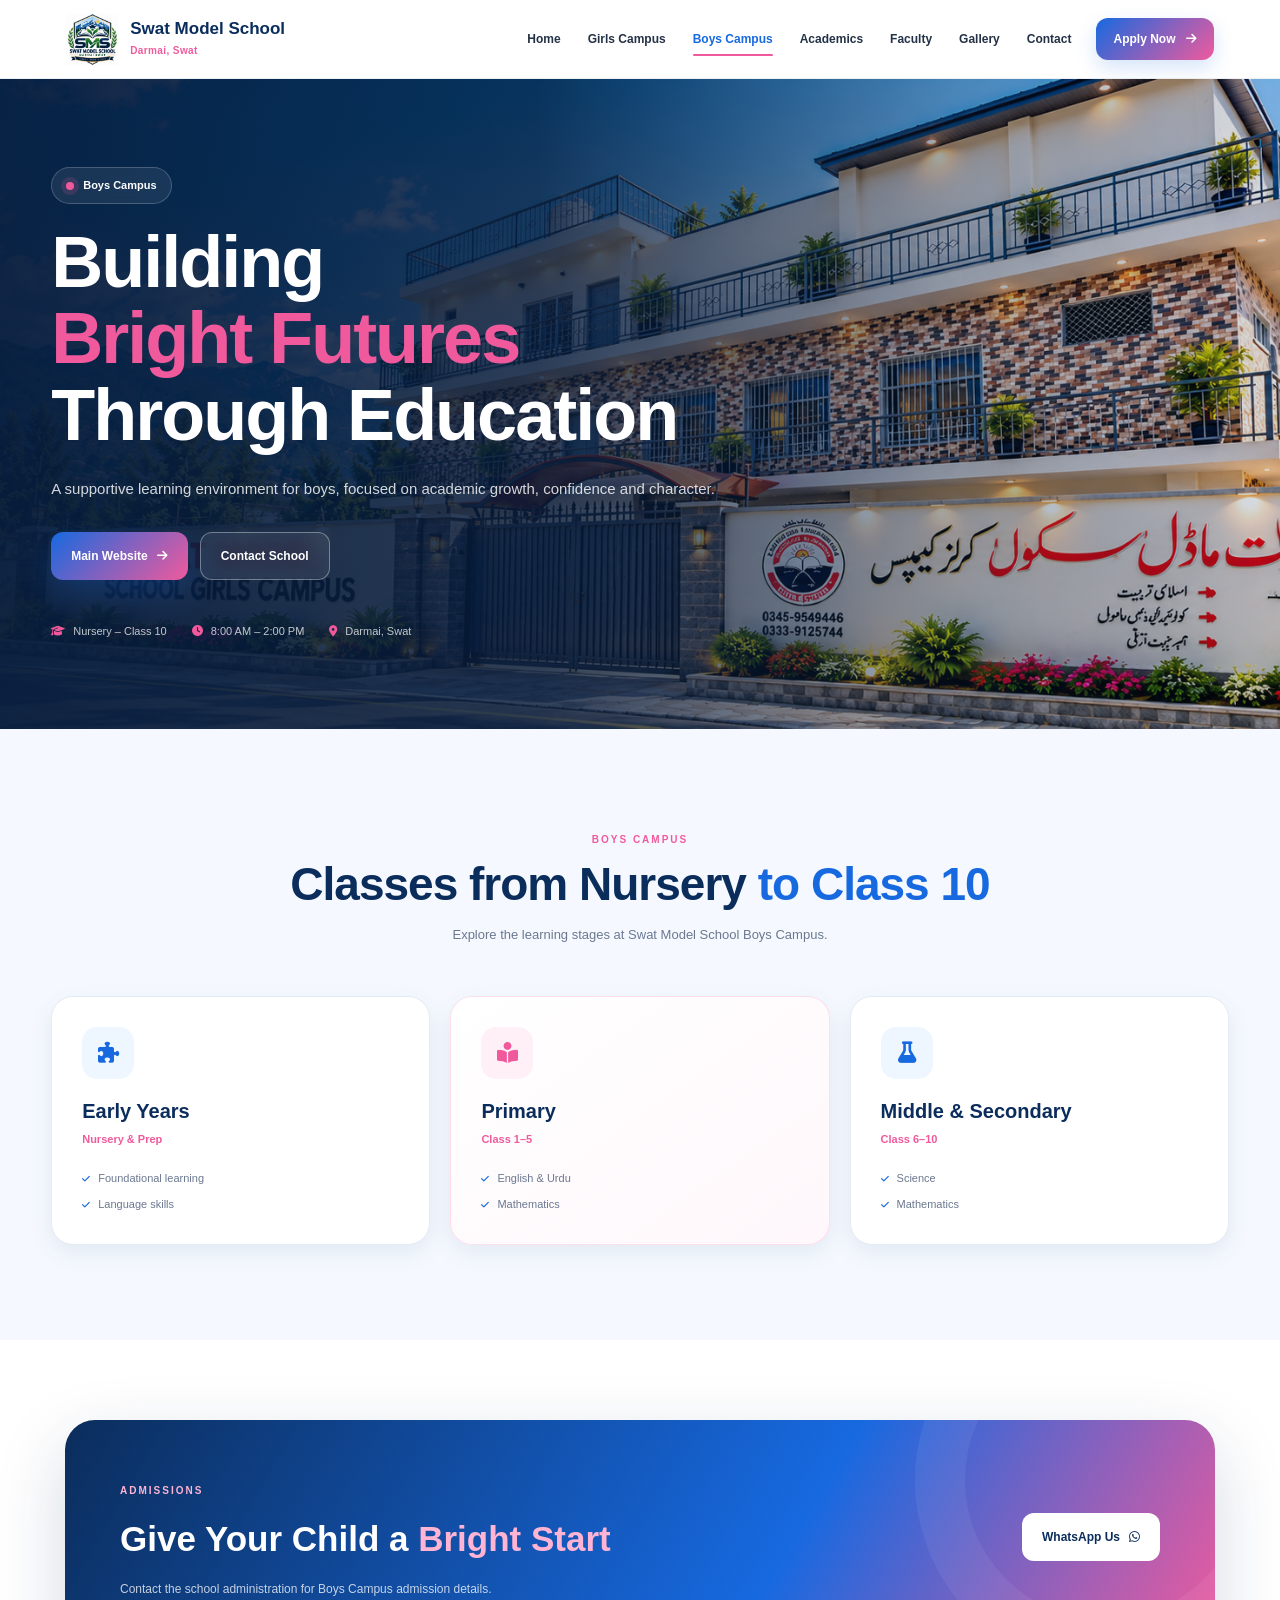
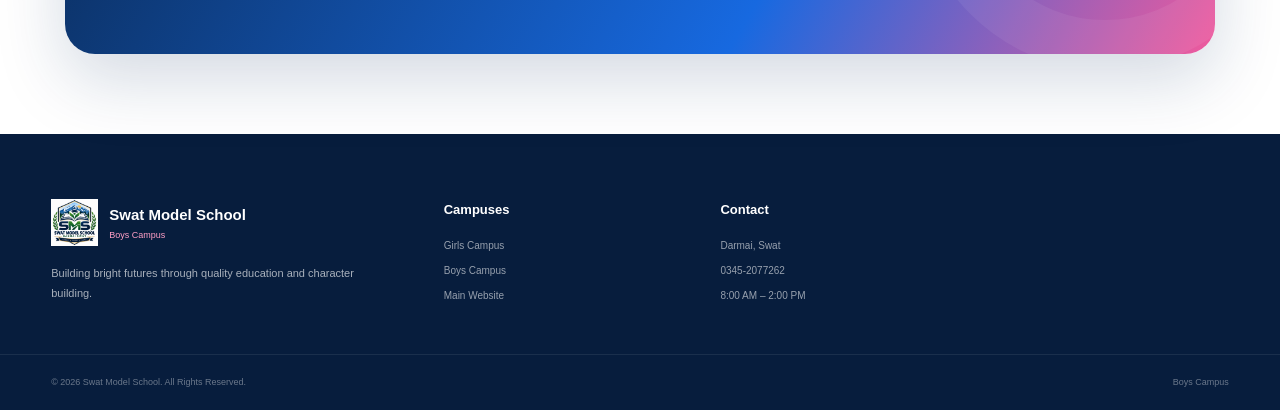
<file: boys-campus.html>
<!DOCTYPE html>
<html lang="en">
<head>
<meta charset="UTF-8">
<meta name="viewport" content="width=device-width, initial-scale=1.0">
<meta name="description" content="Swat Model School Boys Campus, Darmai, Swat. Nursery to Class 10.">
<title>Boys Campus | Swat Model School</title>
<link rel="icon" href="logo.png">
<link rel="stylesheet" href="https://cdnjs.cloudflare.com/ajax/libs/font-awesome/6.5.2/css/all.min.css">
<link rel="stylesheet" href="style.css">
</head>
<body>
<header class="navbar"><div class="navbar-inner">
<a href="index.html#home" class="brand"><img src="logo.png" alt="Swat Model School Logo"><div class="brand-text"><strong>Swat Model School</strong><span>Darmai, Swat</span></div></a>
<button type="button" class="mobile-menu" onclick="toggleMenu()" aria-label="Open Menu"><i class="fa-solid fa-bars"></i></button>
<nav id="mainNav">
<a href="index.html#home" class="nav-link">Home</a>
<a href="girls-campus.html" class="nav-link ">Girls Campus</a>
<a href="boys-campus.html" class="nav-link active">Boys Campus</a>
<a href="index.html#academics" class="nav-link">Academics</a>
<a href="index.html#faculty" class="nav-link">Faculty</a>
<a href="index.html#gallery" class="nav-link">Gallery</a>
<a href="index.html#contact" class="nav-link">Contact</a>
<a href="index.html" class="nav-cta">Apply Now <i class="fa-solid fa-arrow-right"></i></a>
</nav></div></header>
<section class="hero" id="home"><div class="hero-bg"><img src="school-building-2.png" alt="Swat Model School Boys Campus"></div><div class="hero-overlay"></div>
<div class="container hero-content"><div class="hero-badge"><span></span>Boys Campus</div>
<h1>Building <span>Bright Futures</span> Through Education</h1>
<p>A supportive learning environment for boys, focused on academic growth, confidence and character.</p>
<div class="hero-actions"><a href="index.html" class="btn btn-primary">Main Website <i class="fa-solid fa-arrow-right"></i></a><a href="https://wa.me/923452077262" class="btn btn-outline">Contact School</a></div>
<div class="hero-mini-info"><div><i class="fa-solid fa-graduation-cap"></i><span>Nursery – Class 10</span></div><div><i class="fa-solid fa-clock"></i><span>8:00 AM – 2:00 PM</span></div><div><i class="fa-solid fa-location-dot"></i><span>Darmai, Swat</span></div></div></div></section>
<section class="section academics-section"><div class="container">
<div class="section-heading"><span class="section-label">BOYS CAMPUS</span><h2>Classes from Nursery <span>to Class 10</span></h2><p>Explore the learning stages at Swat Model School Boys Campus.</p></div>
<div class="academic-cards">
<div class="academic-card"><div class="academic-icon"><i class="fa-solid fa-puzzle-piece"></i></div><h3>Early Years</h3><p>Nursery & Prep</p><ul><li><i class="fa-solid fa-check"></i> Foundational learning</li><li><i class="fa-solid fa-check"></i> Language skills</li></ul></div>
<div class="academic-card featured"><div class="academic-icon"><i class="fa-solid fa-book-open-reader"></i></div><h3>Primary</h3><p>Class 1–5</p><ul><li><i class="fa-solid fa-check"></i> English & Urdu</li><li><i class="fa-solid fa-check"></i> Mathematics</li></ul></div>
<div class="academic-card"><div class="academic-icon"><i class="fa-solid fa-flask"></i></div><h3>Middle & Secondary</h3><p>Class 6–10</p><ul><li><i class="fa-solid fa-check"></i> Science</li><li><i class="fa-solid fa-check"></i> Mathematics</li></ul></div>
</div></div></section>
<section class="admissions-section"><div class="container"><div class="admission-banner"><div><span class="section-label light">ADMISSIONS</span><h2>Give Your Child a <span>Bright Start</span></h2><p>Contact the school administration for Boys Campus admission details.</p></div><a class="btn" href="https://wa.me/923452077262">WhatsApp Us <i class="fa-brands fa-whatsapp"></i></a></div></div></section>
<footer class="footer"><div class="container footer-main"><div class="footer-about"><div class="footer-brand"><img src="logo.png" alt="Swat Model School"><div><strong>Swat Model School</strong><span>Boys Campus</span></div></div><p>Building bright futures through quality education and character building.</p></div><div class="footer-column"><h4>Campuses</h4><a href="girls-campus.html">Girls Campus</a><a href="boys-campus.html">Boys Campus</a><a href="index.html">Main Website</a></div><div class="footer-column"><h4>Contact</h4><span>Darmai, Swat</span><a href="tel:+923452077262">0345-2077262</a><span>8:00 AM – 2:00 PM</span></div></div><div class="footer-bottom"><div class="container"><span>© 2026 Swat Model School. All Rights Reserved.</span><span>Boys Campus</span></div></div></footer>
<script src="script.js"></script></body></html>
</file>
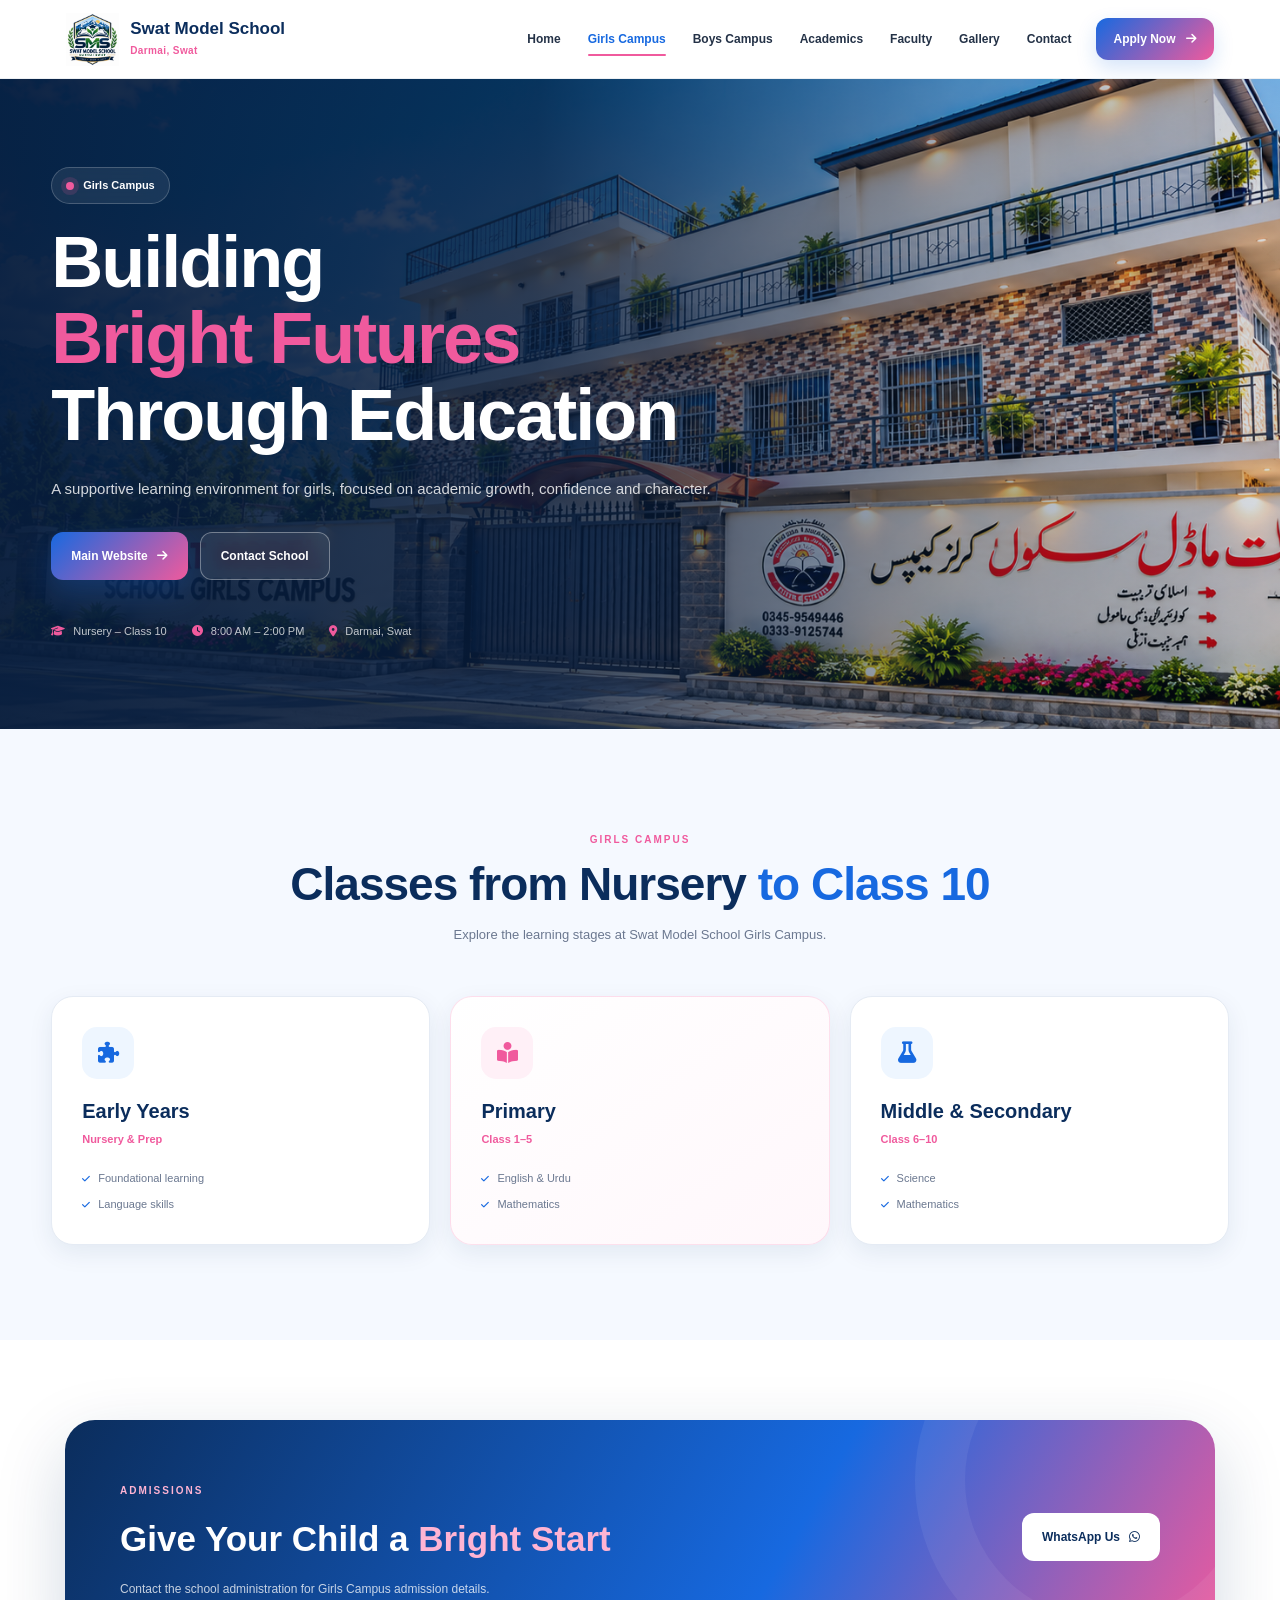
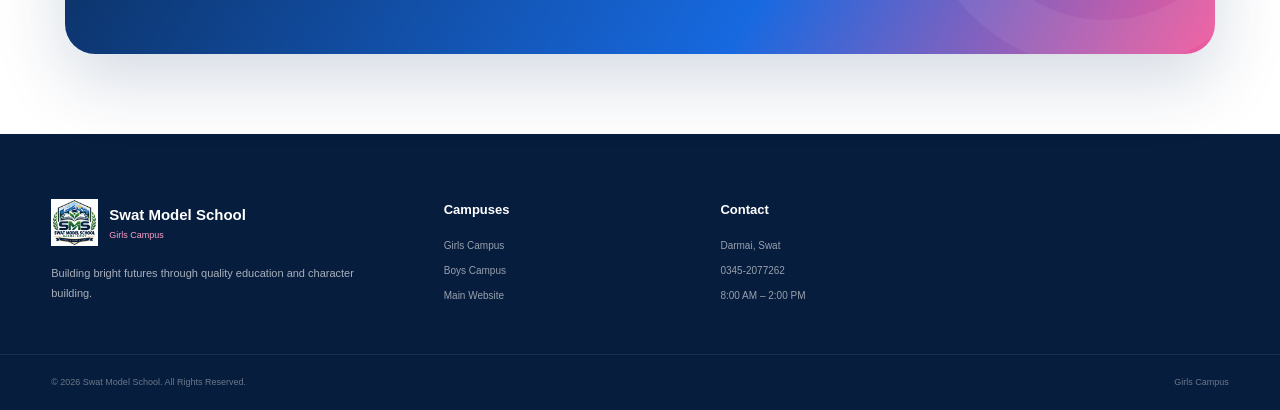
<file: girls-campus.html>
<!DOCTYPE html>
<html lang="en">
<head>
<meta charset="UTF-8">
<meta name="viewport" content="width=device-width, initial-scale=1.0">
<meta name="description" content="Swat Model School Girls Campus, Darmai, Swat. Nursery to Class 10.">
<title>Girls Campus | Swat Model School</title>
<link rel="icon" href="logo.png">
<link rel="stylesheet" href="https://cdnjs.cloudflare.com/ajax/libs/font-awesome/6.5.2/css/all.min.css">
<link rel="stylesheet" href="style.css">
</head>
<body>
<header class="navbar"><div class="navbar-inner">
<a href="index.html#home" class="brand"><img src="logo.png" alt="Swat Model School Logo"><div class="brand-text"><strong>Swat Model School</strong><span>Darmai, Swat</span></div></a>
<button type="button" class="mobile-menu" onclick="toggleMenu()" aria-label="Open Menu"><i class="fa-solid fa-bars"></i></button>
<nav id="mainNav">
<a href="index.html#home" class="nav-link">Home</a>
<a href="girls-campus.html" class="nav-link active">Girls Campus</a>
<a href="boys-campus.html" class="nav-link ">Boys Campus</a>
<a href="index.html#academics" class="nav-link">Academics</a>
<a href="index.html#faculty" class="nav-link">Faculty</a>
<a href="index.html#gallery" class="nav-link">Gallery</a>
<a href="index.html#contact" class="nav-link">Contact</a>
<a href="index.html" class="nav-cta">Apply Now <i class="fa-solid fa-arrow-right"></i></a>
</nav></div></header>
<section class="hero" id="home"><div class="hero-bg"><img src="school-building-1.png" alt="Swat Model School Girls Campus"></div><div class="hero-overlay"></div>
<div class="container hero-content"><div class="hero-badge"><span></span>Girls Campus</div>
<h1>Building <span>Bright Futures</span> Through Education</h1>
<p>A supportive learning environment for girls, focused on academic growth, confidence and character.</p>
<div class="hero-actions"><a href="index.html" class="btn btn-primary">Main Website <i class="fa-solid fa-arrow-right"></i></a><a href="https://wa.me/923452077262" class="btn btn-outline">Contact School</a></div>
<div class="hero-mini-info"><div><i class="fa-solid fa-graduation-cap"></i><span>Nursery – Class 10</span></div><div><i class="fa-solid fa-clock"></i><span>8:00 AM – 2:00 PM</span></div><div><i class="fa-solid fa-location-dot"></i><span>Darmai, Swat</span></div></div></div></section>
<section class="section academics-section"><div class="container">
<div class="section-heading"><span class="section-label">GIRLS CAMPUS</span><h2>Classes from Nursery <span>to Class 10</span></h2><p>Explore the learning stages at Swat Model School Girls Campus.</p></div>
<div class="academic-cards">
<div class="academic-card"><div class="academic-icon"><i class="fa-solid fa-puzzle-piece"></i></div><h3>Early Years</h3><p>Nursery & Prep</p><ul><li><i class="fa-solid fa-check"></i> Foundational learning</li><li><i class="fa-solid fa-check"></i> Language skills</li></ul></div>
<div class="academic-card featured"><div class="academic-icon"><i class="fa-solid fa-book-open-reader"></i></div><h3>Primary</h3><p>Class 1–5</p><ul><li><i class="fa-solid fa-check"></i> English & Urdu</li><li><i class="fa-solid fa-check"></i> Mathematics</li></ul></div>
<div class="academic-card"><div class="academic-icon"><i class="fa-solid fa-flask"></i></div><h3>Middle & Secondary</h3><p>Class 6–10</p><ul><li><i class="fa-solid fa-check"></i> Science</li><li><i class="fa-solid fa-check"></i> Mathematics</li></ul></div>
</div></div></section>
<section class="admissions-section"><div class="container"><div class="admission-banner"><div><span class="section-label light">ADMISSIONS</span><h2>Give Your Child a <span>Bright Start</span></h2><p>Contact the school administration for Girls Campus admission details.</p></div><a class="btn" href="https://wa.me/923452077262">WhatsApp Us <i class="fa-brands fa-whatsapp"></i></a></div></div></section>
<footer class="footer"><div class="container footer-main"><div class="footer-about"><div class="footer-brand"><img src="logo.png" alt="Swat Model School"><div><strong>Swat Model School</strong><span>Girls Campus</span></div></div><p>Building bright futures through quality education and character building.</p></div><div class="footer-column"><h4>Campuses</h4><a href="girls-campus.html">Girls Campus</a><a href="boys-campus.html">Boys Campus</a><a href="index.html">Main Website</a></div><div class="footer-column"><h4>Contact</h4><span>Darmai, Swat</span><a href="tel:+923452077262">0345-2077262</a><span>8:00 AM – 2:00 PM</span></div></div><div class="footer-bottom"><div class="container"><span>© 2026 Swat Model School. All Rights Reserved.</span><span>Girls Campus</span></div></div></footer>
<script src="script.js"></script></body></html>
</file>
<file: style.css>
/* =========================================================
   SWAT MODEL SCHOOL
   PREMIUM BLUE • WHITE • PINK
   COMPLETE WEBSITE STYLES
========================================================= */


/* =========================================================
   ROOT VARIABLES
========================================================= */

:root {

    --blue: #1769e0;
    --blue-dark: #0b2d5c;
    --blue-deep: #071d3d;
    --blue-light: #eef6ff;
    --blue-soft: #f5f9ff;

    --pink: #f05a9d;
    --pink-dark: #d83f82;
    --pink-light: #fff0f7;
    --pink-soft: #fff7fb;

    --white: #ffffff;
    --cream: #fbfcff;

    --text: #243247;
    --muted: #6b7890;

    --border: #e5ebf4;

    --green: #18a765;

    --shadow-sm:
        0 8px 25px rgba(11, 45, 92, 0.08);

    --shadow-md:
        0 15px 45px rgba(11, 45, 92, 0.12);

    --shadow-lg:
        0 25px 70px rgba(11, 45, 92, 0.18);

    --radius-sm: 12px;
    --radius-md: 20px;
    --radius-lg: 30px;

    --transition: 0.3s ease;

}


/* =========================================================
   RESET
========================================================= */

* {
    margin: 0;
    padding: 0;
    box-sizing: border-box;
}

html {
    scroll-behavior: smooth;
    scroll-padding-top: 90px;
}

body {

    font-family:
        "Segoe UI",
        Arial,
        sans-serif;

    background: var(--white);

    color: var(--text);

    line-height: 1.7;

    overflow-x: hidden;

}

body.modal-open {
    overflow: hidden;
}

img {
    max-width: 100%;
    display: block;
}

a {
    text-decoration: none;
    color: inherit;
}

button {
    font-family: inherit;
}

button,
a {
    -webkit-tap-highlight-color: transparent;
}


/* =========================================================
   CONTAINER
========================================================= */

.container {

    width: min(92%, 1180px);

    margin: auto;

}


/* =========================================================
   PRELOADER
========================================================= */

#preloader {

    position: fixed;

    inset: 0;

    background:
        radial-gradient(
            circle at center,
            #ffffff 0%,
            #f4f8ff 100%
        );

    display: flex;

    justify-content: center;

    align-items: center;

    z-index: 99999;

    transition:
        opacity 0.5s ease,
        visibility 0.5s ease;

}

#preloader.hide {

    opacity: 0;

    visibility: hidden;

    pointer-events: none;

}

.preloader-inner {

    text-align: center;

    animation:
        preloaderFloat 1.8s ease-in-out infinite;

}

.preloader-logo {

    width: 90px;

    height: 90px;

    margin: auto;

    object-fit: contain;

    filter:
        drop-shadow(
            0 12px 25px
            rgba(23,105,224,0.2)
        );

}

.preloader-inner p {

    margin-top: 15px;

    color: var(--blue-dark);

    font-size: 18px;

    font-weight: 800;

}

.preloader-inner small {

    display: block;

    color: var(--pink);

    font-size: 11px;

    font-weight: 700;

}

@keyframes preloaderFloat {

    0%,
    100% {
        transform: translateY(0);
    }

    50% {
        transform: translateY(-7px);
    }

}


/* =========================================================
   TOP BAR
========================================================= */

.topbar {

    background:
        linear-gradient(
            100deg,
            var(--blue-deep),
            var(--blue-dark)
        );

    color: white;

    padding: 8px 5%;

    font-size: 12px;

}

.topbar-inner {

    max-width: 1250px;

    margin: auto;

    display: flex;

    justify-content: space-between;

    align-items: center;

    gap: 20px;

}

.topbar-left {

    display: flex;

    align-items: center;

    gap: 25px;

}

.topbar-left span {

    display: flex;

    align-items: center;

    gap: 7px;

    opacity: 0.9;

}

.topbar-left i {

    color: var(--pink);

}

.topbar-right {

    display: flex;

    align-items: center;

    gap: 7px;

}

.topbar-right a {

    width: 27px;

    height: 27px;

    display: grid;

    place-items: center;

    border-radius: 50%;

    color: white;

    background:
        rgba(255,255,255,0.08);

    transition: var(--transition);

}

.topbar-right a:hover {

    background: var(--pink);

    transform: translateY(-2px);

}


/* =========================================================
   NAVBAR
========================================================= */

.navbar {

    position: sticky;

    top: 0;

    z-index: 9000;

    background:
        rgba(255,255,255,0.96);

    backdrop-filter: blur(15px);

    border-bottom:
        1px solid rgba(11,45,92,0.07);

}

.navbar-inner {

    min-height: 78px;

    max-width: 1250px;

    margin: auto;

    padding: 0 4%;

    display: flex;

    align-items: center;

    justify-content: space-between;

    gap: 25px;

}

.brand {

    display: flex;

    align-items: center;

    gap: 11px;

    flex-shrink: 0;

}

.brand img {

    width: 53px;

    height: 53px;

    object-fit: contain;

}

.brand-text strong {

    display: block;

    color: var(--blue-dark);

    font-size: 17px;

    font-weight: 850;

    line-height: 1.2;

}

.brand-text span {

    display: block;

    margin-top: 2px;

    color: var(--pink);

    font-size: 10px;

    font-weight: 700;

    letter-spacing: 0.4px;

}

#mainNav {

    display: flex;

    align-items: center;

    gap: 3px;

}

.nav-link {

    position: relative;

    padding: 9px 12px;

    color: var(--text);

    font-size: 12px;

    font-weight: 700;

    transition: var(--transition);

}

.nav-link::after {

    content: "";

    position: absolute;

    left: 12px;

    right: 12px;

    bottom: 2px;

    height: 2px;

    border-radius: 10px;

    background: var(--pink);

    transform:
        scaleX(0);

    transform-origin: center;

    transition: var(--transition);

}

.nav-link:hover,
.nav-link.active {

    color: var(--blue);

}

.nav-link:hover::after,
.nav-link.active::after {

    transform: scaleX(1);

}

.nav-cta {

    border: 0;

    margin-left: 10px;

    padding: 11px 17px;

    border-radius: 12px;

    background:
        linear-gradient(
            135deg,
            var(--blue),
            var(--pink)
        );

    color: white;

    font-size: 12px;

    font-weight: 800;

    cursor: pointer;

    box-shadow:
        0 8px 20px
        rgba(23,105,224,0.18);

    transition: var(--transition);

}

.nav-cta i {

    margin-left: 7px;

}

.nav-cta:hover {

    transform: translateY(-2px);

    box-shadow:
        0 12px 25px
        rgba(240,90,157,0.25);

}

.mobile-menu {

    display: none;

    width: 43px;

    height: 43px;

    border: 0;

    border-radius: 12px;

    background: var(--blue-light);

    color: var(--blue);

    cursor: pointer;

    font-size: 18px;

}


/* =========================================================
   HERO
========================================================= */

.hero {

    position: relative;

    min-height: 650px;

    display: flex;

    align-items: center;

    overflow: hidden;

    background: var(--blue-deep);

}

.hero-bg {

    position: absolute;

    inset: 0;

}

.hero-bg img {

    width: 100%;

    height: 100%;

    object-fit: cover;

    object-position: center;

    animation:
        heroZoom 12s ease-in-out infinite alternate;

}

.hero-overlay {

    position: absolute;

    inset: 0;

    background:
        linear-gradient(
            90deg,
            rgba(7,29,61,0.96) 0%,
            rgba(7,29,61,0.83) 42%,
            rgba(7,29,61,0.35) 75%,
            rgba(7,29,61,0.15) 100%
        );

}

@keyframes heroZoom {

    from {
        transform: scale(1);
    }

    to {
        transform: scale(1.06);
    }

}

.hero-content {

    position: relative;

    z-index: 2;

    padding-top: 65px;

    padding-bottom: 65px;

    color: white;

}

.hero-badge {

    display: inline-flex;

    align-items: center;

    gap: 9px;

    padding: 8px 14px;

    margin-bottom: 20px;

    border:
        1px solid
        rgba(255,255,255,0.2);

    border-radius: 50px;

    background:
        rgba(255,255,255,0.08);

    backdrop-filter: blur(10px);

    color: #ffffff;

    font-size: 11px;

    font-weight: 800;

}

.hero-badge span {

    width: 8px;

    height: 8px;

    border-radius: 50%;

    background: var(--pink);

    box-shadow:
        0 0 0 5px
        rgba(240,90,157,0.15);

}

.hero h1 {

    max-width: 780px;

    color: white;

    font-size: clamp(42px, 6vw, 72px);

    line-height: 1.06;

    letter-spacing: -2px;

    font-weight: 900;

    margin-bottom: 22px;

}

.hero h1 span {

    display: block;

    color: var(--pink);

}

.hero p {

    max-width: 670px;

    color:
        rgba(255,255,255,0.82);

    font-size: 15px;

    line-height: 1.8;

    margin-bottom: 30px;

}

.hero-actions {

    display: flex;

    align-items: center;

    gap: 12px;

    flex-wrap: wrap;

}

.btn {

    display: inline-flex;

    align-items: center;

    justify-content: center;

    gap: 9px;

    min-height: 48px;

    padding: 12px 20px;

    border: 0;

    border-radius: 12px;

    font-size: 12px;

    font-weight: 800;

    cursor: pointer;

    transition: var(--transition);

}

.btn-primary {

    color: white;

    background:
        linear-gradient(
            135deg,
            var(--blue),
            var(--pink)
        );

    box-shadow:
        0 12px 30px
        rgba(23,105,224,0.25);

}

.btn-primary:hover {

    transform: translateY(-3px);

    box-shadow:
        0 18px 35px
        rgba(240,90,157,0.28);

}

.btn-outline {

    color: white;

    border:
        1px solid
        rgba(255,255,255,0.35);

    background:
        rgba(255,255,255,0.07);

    backdrop-filter: blur(8px);

}

.btn-outline:hover {

    background: white;

    color: var(--blue-dark);

    transform: translateY(-3px);

}

.btn-outline-blue {

    color: var(--blue);

    border:
        1px solid
        rgba(23,105,224,0.2);

    background: var(--blue-light);

}

.btn-outline-blue:hover {

    background: var(--blue);

    color: white;

}

.hero-mini-info {

    display: flex;

    align-items: center;

    gap: 25px;

    margin-top: 42px;

    flex-wrap: wrap;

}

.hero-mini-info div {

    display: flex;

    align-items: center;

    gap: 8px;

    color:
        rgba(255,255,255,0.75);

    font-size: 11px;

}

.hero-mini-info i {

    color: var(--pink);

}


/* =========================================================
   QUICK BAR
========================================================= */

.quick-bar {

    position: relative;

    z-index: 5;

    margin-top: -40px;

}

.quick-bar-grid {

    width: min(92%, 1100px);

    margin: auto;

    display: grid;

    grid-template-columns:
        repeat(4, 1fr);

    background: white;

    border-radius: 18px;

    overflow: hidden;

    box-shadow: var(--shadow-md);

}

.quick-item {

    min-height: 92px;

    display: flex;

    align-items: center;

    gap: 14px;

    padding: 18px;

    border: 0;

    border-right:
        1px solid var(--border);

    background: white;

    color: var(--text);

    text-align: left;

    cursor: pointer;

    transition: var(--transition);

}

.quick-item:last-child {

    border-right: 0;

}

.quick-item:hover {

    background: var(--blue-light);

    transform: translateY(-3px);

}

.quick-icon {

    width: 45px;

    height: 45px;

    flex-shrink: 0;

    display: grid;

    place-items: center;

    border-radius: 13px;

    background: var(--blue-light);

    color: var(--blue);

    font-size: 18px;

}

.quick-item:nth-child(even)
.quick-icon {

    background: var(--pink-light);

    color: var(--pink);

}

.quick-item strong {

    display: block;

    color: var(--blue-dark);

    font-size: 13px;

}

.quick-item span {

    display: block;

    margin-top: 2px;

    color: var(--muted);

    font-size: 10px;

}


/* =========================================================
   GENERAL SECTION
========================================================= */

.section {

    padding: 95px 0;

}

.section-heading {

    max-width: 700px;

    margin:
        0 auto 50px;

    text-align: center;

}

.section-label {

    display: inline-block;

    margin-bottom: 10px;

    color: var(--pink);

    font-size: 10px;

    font-weight: 900;

    letter-spacing: 2px;

}

.section-heading h2,
.about-copy h2,
.director-text h2 {

    color: var(--blue-dark);

    font-size: clamp(32px, 4vw, 46px);

    line-height: 1.15;

    letter-spacing: -1px;

    margin-bottom: 13px;

}

.section-heading h2 span,
.about-copy h2 span,
.director-text h2 span {

    color: var(--blue);

}

.section-heading p {

    color: var(--muted);

    font-size: 13px;

}


/* =========================================================
   ABOUT
========================================================= */

.about-section {

    background: white;

}

.about-layout {

    display: grid;

    grid-template-columns:
        0.9fr 1.1fr;

    gap: 75px;

    align-items: center;

}

.about-visual {

    position: relative;

}

.image-card {

    position: relative;

    overflow: hidden;

    border-radius: 28px;

    box-shadow: var(--shadow-lg);

}

.image-card::after {

    content: "";

    position: absolute;

    inset: 0;

    background:
        linear-gradient(
            180deg,
            transparent 65%,
            rgba(7,29,61,0.6)
        );

}

.image-card img {

    width: 100%;

    height: 500px;

    object-fit: cover;

    transition: transform 0.7s ease;

}

.image-card:hover img {

    transform: scale(1.04);

}

.image-card-badge {

    position: absolute;

    z-index: 2;

    left: 22px;

    bottom: 22px;

    padding: 14px 18px;

    border-radius: 14px;

    background:
        rgba(255,255,255,0.95);

    box-shadow: var(--shadow-sm);

}

.image-card-badge strong {

    display: block;

    color: var(--blue);

    font-size: 20px;

    line-height: 1;

}

.image-card-badge span {

    color: var(--muted);

    font-size: 9px;

}

.about-copy > p {

    color: var(--muted);

    font-size: 14px;

    margin-bottom: 13px;

}

.values-grid {

    display: grid;

    grid-template-columns:
        repeat(2, 1fr);

    gap: 13px;

    margin-top: 25px;

}

.value-card {

    padding: 17px;

    border:
        1px solid var(--border);

    border-radius: 15px;

    background: var(--cream);

    transition: var(--transition);

}

.value-card:hover {

    border-color:
        rgba(23,105,224,0.18);

    transform: translateY(-4px);

    box-shadow: var(--shadow-sm);

}

.value-card i {

    width: 35px;

    height: 35px;

    display: grid;

    place-items: center;

    margin-bottom: 10px;

    border-radius: 10px;

    background: var(--blue-light);

    color: var(--blue);

}

.value-card:nth-child(even) i {

    background: var(--pink-light);

    color: var(--pink);

}

.value-card strong {

    display: block;

    color: var(--blue-dark);

    font-size: 12px;

}

.value-card span {

    color: var(--muted);

    font-size: 10px;

}


/* =========================================================
   STATS
========================================================= */

.stats-section {

    padding: 48px 0;

    background:
        linear-gradient(
            120deg,
            var(--blue-dark),
            var(--blue)
        );

}

.stats-grid {

    display: grid;

    grid-template-columns:
        repeat(4, 1fr);

}

.stat {

    position: relative;

    padding: 15px;

    text-align: center;

    color: white;

}

.stat:not(:last-child)::after {

    content: "";

    position: absolute;

    right: 0;

    top: 20%;

    height: 60%;

    width: 1px;

    background:
        rgba(255,255,255,0.16);

}

.stat i {

    display: block;

    margin-bottom: 9px;

    color: var(--pink);

    font-size: 20px;

}

.stat strong {

    display: block;

    color: white;

    font-size: 30px;

    line-height: 1;

}

.stat span {

    display: block;

    margin-top: 5px;

    color:
        rgba(255,255,255,0.65);

    font-size: 10px;

}


/* =========================================================
   ACADEMICS
========================================================= */

.academics-section {

    background: var(--blue-soft);

}

.academic-cards {

    display: grid;

    grid-template-columns:
        repeat(3, 1fr);

    gap: 20px;

}

.academic-card {

    position: relative;

    overflow: hidden;

    padding: 30px;

    border:
        1px solid var(--border);

    border-radius: 22px;

    background: white;

    box-shadow: var(--shadow-sm);

    transition: var(--transition);

}

.academic-card::before {

    content: "";

    position: absolute;

    top: 0;

    left: 0;

    width: 100%;

    height: 4px;

    background:
        linear-gradient(
            90deg,
            var(--blue),
            var(--pink)
        );

    transform: scaleX(0);

    transform-origin: left;

    transition: var(--transition);

}

.academic-card:hover {

    transform: translateY(-8px);

    box-shadow: var(--shadow-md);

}

.academic-card:hover::before {

    transform: scaleX(1);

}

.academic-card.featured {

    background:
        linear-gradient(
            145deg,
            white,
            var(--pink-soft)
        );

    border-color:
        rgba(240,90,157,0.18);

}

.academic-icon {

    width: 52px;

    height: 52px;

    display: grid;

    place-items: center;

    margin-bottom: 15px;

    border-radius: 15px;

    background: var(--blue-light);

    color: var(--blue);

    font-size: 21px;

}

.academic-card:nth-child(2)
.academic-icon {

    background: var(--pink-light);

    color: var(--pink);

}

.academic-number {

    position: absolute;

    right: 25px;

    top: 25px;

    color:
        rgba(23,105,224,0.08);

    font-size: 45px;

    font-weight: 900;

    line-height: 1;

}

.academic-card h3 {

    color: var(--blue-dark);

    font-size: 20px;

    margin-bottom: 2px;

}

.academic-card > p {

    color: var(--pink);

    font-size: 11px;

    font-weight: 700;

    margin-bottom: 20px;

}

.academic-card ul {

    list-style: none;

    display: grid;

    gap: 8px;

}

.academic-card li {

    display: flex;

    align-items: center;

    gap: 8px;

    color: var(--muted);

    font-size: 11px;

}

.academic-card li i {

    color: var(--blue);

    font-size: 9px;

}

.subject-strip {

    margin-top: 28px;

    display: flex;

    align-items: center;

    justify-content: center;

    flex-wrap: wrap;

    gap: 8px;

}

.subject-strip span {

    color: var(--blue-dark);

    font-size: 11px;

    font-weight: 800;

    margin-right: 5px;

}

.subject-strip div {

    padding: 7px 12px;

    border-radius: 30px;

    background: white;

    border:
        1px solid var(--border);

    color: var(--muted);

    font-size: 10px;

}


/* =========================================================
   DIRECTOR
========================================================= */

.director-section {

    background: white;

}

.director-layout {

    display: grid;

    grid-template-columns:
        0.8fr 1.2fr;

    gap: 80px;

    align-items: center;

}

.director-photo-wrap {

    position: relative;

    max-width: 420px;

    margin: auto;

}

.director-photo-wrap::before {

    content: "";

    position: absolute;

    width: 85%;

    height: 85%;

    left: -20px;

    bottom: -20px;

    border-radius: 30px;

    background: var(--pink-light);

    z-index: 0;

}

.director-photo-wrap img {

    position: relative;

    z-index: 1;

    width: 100%;

    height: 460px;

    object-fit: cover;

    border-radius: 28px;

    box-shadow: var(--shadow-lg);

}

.director-badge {

    position: absolute;

    z-index: 2;

    right: -20px;

    bottom: 25px;

    display: flex;

    align-items: center;

    gap: 10px;

    padding: 13px 17px;

    border-radius: 13px;

    background: white;

    box-shadow: var(--shadow-md);

}

.director-badge i {

    color: var(--pink);

}

.director-badge span {

    color: var(--blue-dark);

    font-size: 11px;

    font-weight: 800;

}

.quote-mark {

    color: var(--pink);

    font-family: Georgia, serif;

    font-size: 65px;

    line-height: 0.7;

    margin-bottom: 18px;

}

.director-text > p {

    color: var(--muted);

    font-size: 14px;

    margin-bottom: 14px;

}

.director-signature {

    margin-top: 25px;

    padding-left: 17px;

    border-left: 3px solid var(--pink);

}

.director-signature strong {

    display: block;

    color: var(--blue-dark);

    font-size: 15px;

}

.director-signature span {

    color: var(--pink);

    font-size: 10px;

}


/* =========================================================
   FACULTY
========================================================= */

.faculty-section {

    background: var(--blue-soft);

}

.faculty-grid {

    display: grid;

    grid-template-columns:
        repeat(4, 1fr);

    gap: 17px;

}

.faculty-card {

    padding: 0;

    overflow: hidden;

    border:
        1px solid var(--border);

    border-radius: 20px;

    background: white;

    text-align: left;

    cursor: pointer;

    transition: var(--transition);

}

.faculty-card:hover {

    transform: translateY(-8px);

    box-shadow: var(--shadow-md);

}

.faculty-photo {

    height: 210px;

    display: grid;

    place-items: center;

    background:
        linear-gradient(
            145deg,
            #eaf3ff,
            #dbeaff
        );

    color: var(--blue);

    font-size: 70px;

}

.faculty-photo.pink {

    background:
        linear-gradient(
            145deg,
            #fff0f7,
            #ffe0ee
        );

    color: var(--pink);

}

.faculty-content {

    padding: 20px;

}

.faculty-content > span {

    color: var(--pink);

    font-size: 9px;

    font-weight: 800;

    text-transform: uppercase;

    letter-spacing: 1px;

}

.faculty-content h3 {

    color: var(--blue-dark);

    font-size: 17px;

    margin: 5px 0 2px;

}

.faculty-content p {

    color: var(--muted);

    font-size: 10px;

}

.faculty-content b {

    display: block;

    margin-top: 15px;

    color: var(--blue);

    font-size: 10px;

}

.faculty-content b i {

    margin-left: 5px;

}

.faculty-note {

    display: flex;

    align-items: center;

    gap: 10px;

    max-width: 850px;

    margin: 25px auto 0;

    padding: 13px 16px;

    border-radius: 12px;

    background: var(--pink-light);

    color: var(--pink-dark);

    font-size: 10px;

}

.faculty-note i {

    flex-shrink: 0;

}


/* =========================================================
   WHY SECTION
========================================================= */

.why-section {

    background: white;

}

.why-grid {

    display: grid;

    grid-template-columns:
        repeat(4, 1fr);

    gap: 17px;

}

.why-card {

    position: relative;

    padding: 30px 22px;

    border:
        1px solid var(--border);

    border-radius: 20px;

    background: white;

    transition: var(--transition);

}

.why-card:hover {

    transform: translateY(-7px);

    box-shadow: var(--shadow-md);

    border-color:
        rgba(23,105,224,0.2);

}

.why-number {

    position: absolute;

    top: 18px;

    right: 20px;

    color:
        rgba(23,105,224,0.08);

    font-size: 32px;

    font-weight: 900;

}

.why-card > i {

    width: 48px;

    height: 48px;

    display: grid;

    place-items: center;

    margin-bottom: 20px;

    border-radius: 14px;

    background: var(--blue-light);

    color: var(--blue);

    font-size: 19px;

}

.why-card:nth-child(even) > i {

    background: var(--pink-light);

    color: var(--pink);

}

.why-card h3 {

    color: var(--blue-dark);

    font-size: 16px;

    margin-bottom: 6px;

}

.why-card p {

    color: var(--muted);

    font-size: 11px;

}


/* =========================================================
   ACHIEVEMENTS
========================================================= */

.achievements-section {

    background: var(--blue-soft);

}

.achievement-grid {

    display: grid;

    grid-template-columns:
        repeat(3, 1fr);

    gap: 20px;

}

.achievement-card {

    overflow: hidden;

    border:
        1px solid var(--border);

    border-radius: 22px;

    background: white;

    box-shadow: var(--shadow-sm);

    cursor: pointer;

    transition: var(--transition);

}

.achievement-card:hover {

    transform: translateY(-8px);

    box-shadow: var(--shadow-md);

}

.achievement-image {

    height: 260px;

    overflow: hidden;

    background: var(--blue-light);

}

.achievement-image img {

    width: 100%;

    height: 100%;

    object-fit: cover;

    transition: transform 0.6s ease;

}

.achievement-card:hover
.achievement-image img {

    transform: scale(1.06);

}

.achievement-content {

    padding: 20px;

}

.card-label {

    color: var(--pink);

    font-size: 9px;

    font-weight: 800;

    text-transform: uppercase;

    letter-spacing: 1px;

}

.achievement-content h3 {

    color: var(--blue-dark);

    font-size: 18px;

    margin: 5px 0;

}

.achievement-content p {

    color: var(--muted);

    font-size: 11px;

}


/* =========================================================
   GALLERY
========================================================= */

.gallery-section {

    background: white;

}

.gallery-modern {

    max-width: 1150px;

    margin: auto;

    display: grid;

    grid-template-columns:
        1.5fr 1fr;

    grid-template-rows:
        245px 245px;

    gap: 15px;

}

.gallery-main {

    grid-row: span 2;

}

.gallery-small,
.gallery-main {

    position: relative;

    overflow: hidden;

    border-radius: 20px;

    cursor: pointer;

}

.gallery-modern img {

    width: 100%;

    height: 100%;

    object-fit: cover;

    transition: transform 0.6s ease;

}

.gallery-modern > div:hover img {

    transform: scale(1.06);

}

.gallery-overlay {

    position: absolute;

    inset: 0;

    display: flex;

    align-items: flex-end;

    padding: 22px;

    background:
        linear-gradient(
            transparent 40%,
            rgba(7,29,61,0.82)
        );

    color: white;

}

.gallery-label {

    font-size: 12px;

    font-weight: 800;

}

.gallery-label i {

    margin-right: 6px;

    color: var(--pink);

}

.gallery-more {

    text-align: center;

    margin-top: 25px;

}


/* =========================================================
   ADMISSIONS BANNER
========================================================= */

.admissions-section {

    padding: 80px 0;

    background: var(--white);

}

.admission-banner {

    position: relative;

    overflow: hidden;

    max-width: 1150px;

    margin: auto;

    padding: 55px;

    border-radius: 30px;

    background:
        linear-gradient(
            120deg,
            var(--blue-dark),
            var(--blue) 62%,
            var(--pink)
        );

    color: white;

    display: flex;

    align-items: center;

    justify-content: space-between;

    gap: 30px;

    box-shadow: var(--shadow-lg);

}

.admission-banner::after {

    content: "";

    position: absolute;

    width: 280px;

    height: 280px;

    right: -80px;

    top: -130px;

    border-radius: 50%;

    border:
        50px solid
        rgba(255,255,255,0.06);

}

.section-label.light {

    color: #ffb4d3;

}

.admission-banner h2 {

    position: relative;

    z-index: 1;

    color: white;

    font-size: 35px;

    margin-bottom: 10px;

}

.admission-banner h2 span {

    color: #ffb4d3;

}

.admission-banner p {

    position: relative;

    z-index: 1;

    max-width: 650px;

    color:
        rgba(255,255,255,0.76);

    font-size: 12px;

}

.admission-banner .btn {

    position: relative;

    z-index: 2;

    flex-shrink: 0;

    background: white;

    color: var(--blue-dark);

}

.admission-banner .btn:hover {

    background: var(--pink-light);

    color: var(--pink-dark);

    transform: translateY(-3px);

}


/* =========================================================
   FEES
========================================================= */

.fee-section {

    background: var(--blue-light);

}

.fee-layout {

    max-width: 1050px;

    margin: auto;

    display: grid;

    grid-template-columns:
        1fr 380px;

    gap: 25px;

}

.fee-info,
.payment-card {

    padding: 32px;

    border:
        1px solid var(--border);

    border-radius: 22px;

    background: white;

    box-shadow: var(--shadow-sm);

}

.fee-icon,
.payment-icon {

    width: 50px;

    height: 50px;

    display: grid;

    place-items: center;

    margin-bottom: 17px;

    border-radius: 14px;

    background: var(--blue-light);

    color: var(--blue);

    font-size: 20px;

}

.payment-icon {

    background: var(--pink-light);

    color: var(--pink);

}

.fee-info h3,
.payment-card h3 {

    color: var(--blue-dark);

    font-size: 21px;

    margin-bottom: 8px;

}

.fee-info p,
.payment-card p {

    color: var(--muted);

    font-size: 12px;

}

.coming-soon {

    display: inline-flex;

    align-items: center;

    gap: 8px;

    margin-top: 22px;

    padding: 9px 13px;

    border-radius: 30px;

    background: var(--pink-light);

    color: var(--pink-dark);

    font-size: 10px;

    font-weight: 800;

}

.payment-card {

    border-top:
        5px solid var(--pink);

}

.payment-number {

    margin-top: 13px;

    color: var(--pink);

    font-size: 25px;

    font-weight: 900;

}

.payment-name {

    color: var(--muted);

    font-size: 10px;

}

.payment-name strong {

    color: var(--blue-dark);

}

.payment-button {

    display: flex;

    align-items: center;

    justify-content: center;

    gap: 8px;

    margin-top: 20px;

    padding: 12px;

    border-radius: 11px;

    background: var(--blue);

    color: white;

    font-size: 11px;

    font-weight: 800;

    transition: var(--transition);

}

.payment-button:hover {

    background: var(--pink);

    transform: translateY(-2px);

}


/* =========================================================
   CONTACT
========================================================= */

.contact-section {

    background: white;

}

.contact-modern {

    max-width: 1150px;

    margin: auto;

    display: grid;

    grid-template-columns:
        0.8fr 1.2fr;

    gap: 30px;

}

.contact-details {

    display: grid;

    gap: 13px;

}

.contact-box {

    display: flex;

    align-items: flex-start;

    gap: 14px;

    padding: 18px;

    border:
        1px solid var(--border);

    border-radius: 16px;

    background: var(--cream);

    transition: var(--transition);

}

.contact-box:hover {

    transform: translateX(5px);

    box-shadow: var(--shadow-sm);

}

.contact-box-icon {

    width: 42px;

    height: 42px;

    flex-shrink: 0;

    display: grid;

    place-items: center;

    border-radius: 11px;

    background: var(--blue-light);

    color: var(--blue);

}

.contact-box:nth-child(even)
.contact-box-icon {

    background: var(--pink-light);

    color: var(--pink);

}

.contact-box span {

    display: block;

    color: var(--muted);

    font-size: 9px;

    font-weight: 700;

}

.contact-box strong {

    display: block;

    margin-top: 3px;

    color: var(--blue-dark);

    font-size: 12px;

}

.contact-box strong a {

    color: var(--blue);

}

.map-wrapper {

    overflow: hidden;

    min-height: 450px;

    border-radius: 22px;

    box-shadow: var(--shadow-md);

}

.map-wrapper iframe {

    display: block;

    width: 100%;

    height: 450px;

    border: 0;

}


/* =========================================================
   FOOTER
========================================================= */

.footer {

    background: var(--blue-deep);

    color:
        rgba(255,255,255,0.65);

}

.footer-main {

    display: grid;

    grid-template-columns:
        1.5fr 1fr 1fr 1fr;

    gap: 45px;

    padding-top: 65px;

    padding-bottom: 50px;

}

.footer-brand {

    display: flex;

    align-items: center;

    gap: 11px;

    margin-bottom: 18px;

}

.footer-brand img {

    width: 47px;

    height: 47px;

    object-fit: contain;

}

.footer-brand strong {

    display: block;

    color: white;

    font-size: 15px;

}

.footer-brand span {

    display: block;

    color: #ff9fc6;

    font-size: 9px;

}

.footer-about > p {

    max-width: 330px;

    font-size: 11px;

    line-height: 1.8;

}

.footer-social {

    display: flex;

    gap: 8px;

    margin-top: 18px;

}

.footer-social a {

    width: 34px;

    height: 34px;

    display: grid;

    place-items: center;

    border-radius: 10px;

    background:
        rgba(255,255,255,0.07);

    color: white;

    transition: var(--transition);

}

.footer-social a:hover {

    background: var(--pink);

    transform: translateY(-3px);

}

.footer-column {

    display: flex;

    flex-direction: column;

    align-items: flex-start;

    gap: 8px;

}

.footer-column h4 {

    color: white;

    font-size: 13px;

    margin-bottom: 8px;

}

.footer-column a,
.footer-column span,
.footer-column button {

    border: 0;

    background: none;

    color:
        rgba(255,255,255,0.58);

    font-size: 10px;

    cursor: pointer;

    transition: var(--transition);

}

.footer-column a:hover,
.footer-column button:hover {

    color: #ff9fc6;

    transform: translateX(3px);

}

.footer-bottom {

    border-top:
        1px solid
        rgba(255,255,255,0.08);

}

.footer-bottom .container {

    min-height: 55px;

    display: flex;

    align-items: center;

    justify-content: space-between;

    gap: 15px;

    color:
        rgba(255,255,255,0.4);

    font-size: 9px;

}


/* =========================================================
   MODALS
========================================================= */

.modal {

    position: fixed;

    inset: 0;

    z-index: 15000;

    display: flex;

    align-items: center;

    justify-content: center;

    padding: 25px;

    background:
        rgba(7,29,61,0.72);

    backdrop-filter: blur(8px);

    opacity: 0;

    visibility: hidden;

    pointer-events: none;

    transition:
        opacity 0.3s ease,
        visibility 0.3s ease;

}

.modal.show {

    opacity: 1;

    visibility: visible;

    pointer-events: auto;

}

.modal-box {

    position: relative;

    width: min(560px, 100%);

    max-height: 90vh;

    overflow-y: auto;

    padding: 38px;

    border-radius: 25px;

    background: white;

    box-shadow: var(--shadow-lg);

    transform: translateY(25px) scale(0.97);

    transition: transform 0.3s ease;

}

.modal.show .modal-box {

    transform:
        translateY(0)
        scale(1);

}

.modal-close {

    position: absolute;

    top: 15px;

    right: 15px;

    z-index: 5;

    width: 38px;

    height: 38px;

    display: grid;

    place-items: center;

    border: 0;

    border-radius: 50%;

    background: var(--blue-light);

    color: var(--blue-dark);

    font-size: 21px;

    cursor: pointer;

    transition: var(--transition);

}

.modal-close:hover {

    background: var(--pink);

    color: white;

    transform: rotate(90deg);

}

.modal-logo {

    width: 65px;

    height: 65px;

    object-fit: contain;

    margin: 0 auto 15px;

}

.modal-label {

    display: inline-block;

    color: var(--pink);

    font-size: 9px;

    font-weight: 900;

    letter-spacing: 1.5px;

    text-transform: uppercase;

}

.modal-box h2 {

    color: var(--blue-dark);

    font-size: 28px;

    line-height: 1.2;

    margin: 7px 0 10px;

}

.modal-box h2 span {

    color: var(--blue);

}

.modal-box > p {

    color: var(--muted);

    font-size: 12px;

}

.welcome-modal {

    text-align: center;

    max-width: 470px;

}

.welcome-modal .btn {

    margin-top: 20px;

}


/* =========================================================
   TEACHER MODAL
========================================================= */

.teacher-modal {

    text-align: center;

    max-width: 540px;

}

.teacher-modal-icon {

    width: 105px;

    height: 105px;

    display: grid;

    place-items: center;

    margin: 0 auto 18px;

    border-radius: 50%;

    background: var(--blue-light);

    color: var(--blue);

    font-size: 42px;

}

.teacher-modal h4 {

    color: var(--pink);

    font-size: 12px;

    margin-bottom: 10px;

}

.profile-details {

    display: grid;

    grid-template-columns:
        repeat(2, 1fr);

    gap: 10px;

    margin-top: 22px;

}

.profile-details div {

    padding: 14px;

    border-radius: 12px;

    background: var(--blue-light);

    text-align: left;

}

.profile-details strong {

    display: block;

    color: var(--blue-dark);

    font-size: 11px;

}

.profile-details span {

    color: var(--muted);

    font-size: 10px;

}

.profile-note {

    margin-top: 15px;

    padding: 13px;

    border-radius: 12px;

    background: var(--pink-light);

    color: var(--pink-dark) !important;

    font-size: 10px !important;

}


/* =========================================================
   STUDENT MODAL
========================================================= */

.student-modal {

    text-align: center;

    max-width: 470px;

}

.student-modal img {

    width: 170px;

    height: 170px;

    margin: 0 auto 20px;

    object-fit: cover;

    border-radius: 50%;

    border:
        6px solid var(--pink-light);

    box-shadow: var(--shadow-sm);

}

.student-modal h4 {

    color: var(--pink);

    font-size: 12px;

    margin-bottom: 8px;

}


/* =========================================================
   ADMISSION FORM
========================================================= */

.admission-form-modal {

    width: min(850px, 100%);

    max-height: 92vh;

    padding: 35px;

}

.admission-form-header {

    text-align: center;

    margin-bottom: 25px;

}

.admission-form-header .modal-logo {

    width: 62px;

    height: 62px;

}

.admission-form-header h2 {

    margin-top: 5px;

}

.admission-form-header p {

    max-width: 600px;

    margin: auto;

}


/* FORM SECTION */

.form-section-title {

    display: flex;

    align-items: center;

    gap: 12px;

    margin: 28px 0 16px;

    padding-bottom: 11px;

    border-bottom:
        1px solid var(--border);

}

.form-section-title > span {

    width: 34px;

    height: 34px;

    flex-shrink: 0;

    display: grid;

    place-items: center;

    border-radius: 10px;

    background:
        linear-gradient(
            135deg,
            var(--blue),
            var(--pink)
        );

    color: white;

    font-size: 10px;

    font-weight: 900;

}

.form-section-title strong {

    display: block;

    color: var(--blue-dark);

    font-size: 14px;

}

.form-section-title small {

    display: block;

    color: var(--muted);

    font-size: 9px;

}


/* FORM GRID */

.form-grid {

    display: grid;

    grid-template-columns:
        repeat(2, 1fr);

    gap: 15px;

}

.form-group {

    display: flex;

    flex-direction: column;

}

.form-group.full {

    grid-column: 1 / -1;

}

.form-group label {

    margin-bottom: 6px;

    color: var(--blue-dark);

    font-size: 10px;

    font-weight: 800;

}

.form-group input,
.form-group select,
.form-group textarea {

    width: 100%;

    padding: 11px 13px;

    border:
        1px solid var(--border);

    border-radius: 11px;

    background: #fbfcff;

    color: var(--text);

    font-family: inherit;

    font-size: 11px;

    outline: none;

    transition: var(--transition);

}

.form-group textarea {

    resize: vertical;

    min-height: 90px;

}

.form-group input:focus,
.form-group select:focus,
.form-group textarea:focus {

    border-color: var(--blue);

    background: white;

    box-shadow:
        0 0 0 3px
        rgba(23,105,224,0.08);

}

.form-group input::placeholder,
.form-group textarea::placeholder {

    color: #a2acbb;

}


/* DECLARATION */

.admission-declaration {

    margin-top: 25px;

    padding: 15px;

    border:
        1px solid #ffd8e8;

    border-radius: 13px;

    background: var(--pink-light);

}

.admission-declaration label {

    display: flex;

    align-items: flex-start;

    gap: 9px;

    color: var(--text);

    font-size: 10px;

    cursor: pointer;

}

.admission-declaration input {

    width: 16px;

    height: 16px;

    margin-top: 1px;

    accent-color: var(--pink);

    flex-shrink: 0;

}


/* SUBMIT */

.admission-submit {

    width: 100%;

    margin-top: 18px;

    padding: 14px 20px;

    border: 0;

    border-radius: 12px;

    background:
        linear-gradient(
            135deg,
            var(--blue),
            var(--pink)
        );

    color: white;

    font-size: 12px;

    font-weight: 800;

    cursor: pointer;

    box-shadow:
        0 12px 25px
        rgba(23,105,224,0.18);

    transition: var(--transition);

}

.admission-submit:hover {

    transform: translateY(-2px);

    box-shadow:
        0 15px 30px
        rgba(240,90,157,0.25);

}

.admission-submit:disabled {

    opacity: 0.7;

    cursor: not-allowed;

    transform: none;

}

.submit-loading {

    display: none;

}


/* FORM RESULT */

.admission-result {

    display: none;

    margin-top: 16px;

    padding: 14px;

    border-radius: 12px;

    text-align: center;

    font-size: 11px;

    font-weight: 700;

}

.admission-result.success {

    display: block;

    background: #eafaf2;

    border:
        1px solid #b9ebd1;

    color: #137342;

}

.admission-result.error {

    display: block;

    background: #fff0f2;

    border:
        1px solid #ffcbd4;

    color: #b32642;

}

.form-security-note {

    margin-top: 10px;

    text-align: center;

    color: var(--muted);

    font-size: 9px;

}


/* =========================================================
   NOTICE MODAL
========================================================= */

.notice-modal {

    text-align: center;

    max-width: 480px;

}

.notice-icon {

    width: 70px;

    height: 70px;

    display: grid;

    place-items: center;

    margin: 0 auto 17px;

    border-radius: 50%;

    background: var(--pink-light);

    color: var(--pink);

    font-size: 27px;

}

.admission-contact {

    margin: 20px 0;

    padding: 17px;

    border-radius: 13px;

    background: var(--blue-light);

}

.admission-contact strong {

    display: block;

    color: var(--blue-dark);

    font-size: 11px;

}

.admission-contact a {

    display: block;

    margin-top: 4px;

    color: var(--pink);

    font-size: 20px;

    font-weight: 900;

}

.admission-steps {

    display: grid;

    gap: 8px;

    margin-top: 18px;

    text-align: left;

}

.admission-steps div {

    padding: 11px 13px;

    border-left:
        3px solid var(--pink);

    border-radius: 7px;

    background: var(--cream);

    color: var(--muted);

    font-size: 10px;

}

.admission-steps i {

    color: var(--blue);

    margin-right: 6px;

}


/* =========================================================
   LIGHTBOX
========================================================= */

.lightbox {

    position: fixed;

    inset: 0;

    z-index: 20000;

    display: flex;

    justify-content: center;

    align-items: center;

    padding: 30px;

    background:
        rgba(7,29,61,0.95);

    opacity: 0;

    visibility: hidden;

    pointer-events: none;

    transition: var(--transition);

}

.lightbox.show {

    opacity: 1;

    visibility: visible;

    pointer-events: auto;

}

.lightbox img {

    max-width: 94vw;

    max-height: 88vh;

    object-fit: contain;

    border-radius: 15px;

    box-shadow:
        0 20px 80px
        rgba(0,0,0,0.45);

}

.lightbox-close {

    position: absolute;

    right: 22px;

    top: 20px;

    width: 45px;

    height: 45px;

    border: 0;

    border-radius: 50%;

    background: var(--pink);

    color: white;

    font-size: 25px;

    cursor: pointer;

}


/* =========================================================
   FLOATING WHATSAPP
========================================================= */

.floating-whatsapp {

    position: fixed;

    right: 22px;

    bottom: 22px;

    z-index: 8000;

    width: 57px;

    height: 57px;

    display: grid;

    place-items: center;

    border-radius: 50%;

    background: #20c76a;

    color: white;

    font-size: 27px;

    box-shadow:
        0 12px 30px
        rgba(0,0,0,0.18);

    transition: var(--transition);

}

.floating-whatsapp:hover {

    transform:
        translateY(-5px)
        scale(1.05);

}


/* =========================================================
   NOTICE BUTTON
========================================================= */

.notice-button {

    position: fixed;

    left: 22px;

    bottom: 22px;

    z-index: 8000;

    display: flex;

    align-items: center;

    gap: 7px;

    padding: 11px 15px;

    border: 0;

    border-radius: 30px;

    background: white;

    color: var(--blue-dark);

    box-shadow: var(--shadow-md);

    font-size: 10px;

    font-weight: 800;

    cursor: pointer;

    transition: var(--transition);

}

.notice-button i {

    color: var(--pink);

}

.notice-button:hover {

    transform: translateY(-3px);

}


/* =========================================================
   SCROLL REVEAL
========================================================= */

.scroll-reveal {
    opacity: 1;
    transform: translateY(0);

    transition:
        opacity 0.7s ease,
        transform 0.7s ease;

}

.js-enabled .scroll-reveal:not(.visible) {
    opacity: 0;
    transform: translateY(25px);
}

.scroll-reveal.visible {

    opacity: 1;

    transform: translateY(0);

}


/* =========================================================
   SCROLLBAR
========================================================= */

::-webkit-scrollbar {

    width: 8px;

}

::-webkit-scrollbar-track {

    background: #f2f5fa;

}

::-webkit-scrollbar-thumb {

    background:
        linear-gradient(
            var(--blue),
            var(--pink)
        );

    border-radius: 20px;

}


/* =========================================================
   SELECTION
========================================================= */

::selection {

    background: var(--pink);

    color: white;

}


/* =========================================================
   RESPONSIVE — 1100px
========================================================= */

@media (max-width: 1100px) {

    .navbar-inner {

        padding:
            0 3%;

    }

    .nav-link {

        padding:
            8px 8px;

        font-size: 11px;

    }

    .faculty-grid {

        grid-template-columns:
            repeat(2, 1fr);

    }

    .why-grid {

        grid-template-columns:
            repeat(2, 1fr);

    }

}


/* =========================================================
   RESPONSIVE — 900px
========================================================= */

@media (max-width: 900px) {

    .topbar {

        display: none;

    }

    .navbar-inner {

        min-height: 70px;

    }

    .mobile-menu {

        display: grid;

        place-items: center;

    }

    #mainNav {

        position: absolute;

        left: 0;

        right: 0;

        top: 70px;

        display: none;

        flex-direction: column;

        align-items: stretch;

        padding: 15px;

        background: white;

        border-top:
            1px solid var(--border);

        box-shadow:
            0 20px 35px
            rgba(11,45,92,0.1);

    }

    #mainNav.show {

        display: flex;

    }

    .nav-link {

        padding: 12px;

    }

    .nav-link::after {

        display: none;

    }

    .nav-cta {

        margin:
            7px 0 0;

        width: 100%;

    }

    .hero {

        min-height: 620px;

    }

    .about-layout,
    .director-layout {

        grid-template-columns: 1fr;

        gap: 45px;

    }

    .about-visual {

        max-width: 600px;

        margin: auto;

    }

    .director-image {

        max-width: 550px;

        margin: auto;

    }

    .academic-cards {

        grid-template-columns:
            repeat(2, 1fr);

    }

    .achievement-grid {

        grid-template-columns:
            repeat(2, 1fr);

    }

    .contact-modern {

        grid-template-columns: 1fr;

    }

    .fee-layout {

        grid-template-columns: 1fr;

    }

    .footer-main {

        grid-template-columns:
            repeat(2, 1fr);

    }

}


/* =========================================================
   RESPONSIVE — 700px
========================================================= */

@media (max-width: 700px) {

    .section {

        padding: 70px 0;

    }

    .quick-bar {

        margin-top: -25px;

    }

    .quick-bar-grid {

        grid-template-columns:
            repeat(2, 1fr);

    }

    .quick-item:nth-child(2) {

        border-right: 0;

    }

    .quick-item:nth-child(-n+2) {

        border-bottom:
            1px solid var(--border);

    }

    .hero h1 {

        font-size: 43px;

        letter-spacing: -1.5px;

    }

    .hero p {

        font-size: 13px;

    }

    .hero-mini-info {

        gap: 13px;

    }

    .hero-mini-info div {

        font-size: 9px;

    }

    .values-grid {

        grid-template-columns: 1fr;

    }

    .stats-grid {

        grid-template-columns:
            repeat(2, 1fr);

    }

    .stat:nth-child(2)::after {

        display: none;

    }

    .stat:nth-child(1),
    .stat:nth-child(2) {

        border-bottom:
            1px solid
            rgba(255,255,255,0.12);

    }

    .academic-cards {

        grid-template-columns: 1fr;

    }

    .gallery-modern {

        grid-template-columns: 1fr;

        grid-template-rows:
            300px
            220px
            220px;

    }

    .gallery-main {

        grid-row: auto;

    }

    .admission-banner {

        padding: 35px 25px;

        flex-direction: column;

        align-items: flex-start;

    }

    .admission-banner h2 {

        font-size: 29px;

    }

    .map-wrapper,
    .map-wrapper iframe {

        min-height: 350px;

        height: 350px;

    }

}


/* =========================================================
   RESPONSIVE — 600px
========================================================= */

@media (max-width: 600px) {

    .brand img {

        width: 47px;

        height: 47px;

    }

    .brand-text strong {

        font-size: 15px;

    }

    .brand-text span {

        font-size: 8px;

    }

    .hero {

        min-height: 600px;

    }

    .hero-content {

        padding-top: 55px;

        padding-bottom: 55px;

    }

    .hero-actions {

        flex-direction: column;

        align-items: stretch;

        max-width: 330px;

    }

    .hero-actions .btn {

        width: 100%;

    }

    .hero-mini-info {

        display: grid;

        grid-template-columns: 1fr 1fr;

        margin-top: 30px;

    }

    .image-card img {

        height: 400px;

    }

    .director-photo-wrap img {

        height: 400px;

    }

    .director-badge {

        right: 10px;

    }

    .achievement-grid {

        grid-template-columns: 1fr;

    }

    .faculty-grid {

        grid-template-columns:
            repeat(2, 1fr);

    }

    .faculty-photo {

        height: 180px;

        font-size: 55px;

    }

    .footer-main {

        grid-template-columns: 1fr;

        gap: 30px;

        padding-top: 50px;

    }

    .footer-bottom .container {

        min-height: 70px;

        flex-direction: column;

        justify-content: center;

        text-align: center;

    }

    .modal {

        padding: 12px;

    }

    .modal-box {

        padding:
            30px 18px;

        border-radius: 20px;

    }

    .admission-form-modal {

        padding:
            30px 16px;

    }

    .form-grid {

        grid-template-columns: 1fr;

        gap: 13px;

    }

    .form-group.full {

        grid-column: auto;

    }

    .form-section-title {

        margin-top: 23px;

    }

    .profile-details {

        grid-template-columns: 1fr;

    }

}


/* =========================================================
   RESPONSIVE — 480px
========================================================= */

@media (max-width: 480px) {

    .container {

        width: 90%;

    }

    .navbar-inner {

        padding:
            0 5%;

    }

    .brand-text span {

        display: none;

    }

    .hero {

        min-height: 650px;

    }

    .hero h1 {

        font-size: 38px;

        line-height: 1.08;

    }

    .hero p {

        font-size: 12px;

        line-height: 1.75;

    }

    .hero-badge {

        font-size: 9px;

    }

    .hero-mini-info {

        grid-template-columns: 1fr;

        gap: 9px;

    }

    .quick-bar-grid {

        grid-template-columns: 1fr;

    }

    .quick-item {

        min-height: 75px;

        border-right: 0 !important;

        border-bottom:
            1px solid var(--border);

    }

    .quick-item:last-child {

        border-bottom: 0;

    }

    .stats-grid {

        gap: 0;

    }

    .stat {

        padding: 18px 5px;

    }

    .stat strong {

        font-size: 25px;

    }

    .stat span {

        font-size: 8px;

    }

    .faculty-grid {

        grid-template-columns: 1fr;

    }

    .faculty-photo {

        height: 200px;

    }

    .why-grid {

        grid-template-columns: 1fr;

    }

    .subject-strip {

        justify-content: flex-start;

    }

    .admission-banner {

        border-radius: 22px;

    }

    .payment-number {

        font-size: 21px;

    }

    .floating-whatsapp {

        width: 52px;

        height: 52px;

        right: 15px;

        bottom: 15px;

        font-size: 24px;

    }

    .notice-button {

        left: 15px;

        bottom: 15px;

        padding:
            10px 13px;

    }

    .notice-button {

        font-size: 9px;

    }

    .map-wrapper,
    .map-wrapper iframe {

        min-height: 300px;

        height: 300px;

    }

}


/* =========================================================
   SMALL ACCESSIBILITY IMPROVEMENT
========================================================= */

@media (prefers-reduced-motion: reduce) {

    *,
    *::before,
    *::after {

        scroll-behavior: auto !important;

        animation-duration: 0.01ms !important;

        animation-iteration-count: 1 !important;

        transition-duration: 0.01ms !important;

    }

}


/* =========================================================
   EMERGENCY PRELOADER FALLBACK
   Prevents website from getting stuck on loading screen.
========================================================= */

#preloader {

    animation:
        forceHidePreloader
        0.5s ease
        2s
        forwards;

}

@keyframes forceHidePreloader {

    to {

        opacity: 0;

        visibility: hidden;

        pointer-events: none;

    }

}

/* Same-page campus switcher — append to existing style.css */
.campus-switch { border: 0; background: transparent; font: inherit; cursor: pointer; padding: 10px 8px; }
.campus-switch.active { color: #1769e0; }
.campus-switcher-section { padding: 64px 0 48px; background: #f7faff; }
.campus-switcher-inner { display: grid; grid-template-columns: 1fr 1.25fr; gap: 26px 40px; align-items: center; }
.campus-switcher-heading h2 { margin: 10px 0; color: #0b2d5c; font-size: clamp(28px, 3vw, 40px); }
.campus-switcher-heading h2 span { color: #f05a9d; }
.campus-switcher-heading p, .campus-selected-info p { color: #64748b; line-height: 1.7; }
.campus-switcher-buttons { display: grid; grid-template-columns: 1fr 1fr; gap: 14px; }
.campus-option { display: flex; align-items: center; gap: 12px; text-align: left; border: 1px solid #dce6f3; border-radius: 16px; background: #fff; color: #0b2d5c; padding: 18px 15px; cursor: pointer; transition: .2s ease; min-width: 0; }
.campus-option > i:first-child { font-size: 24px; color: #1769e0; }
.campus-option span { display: flex; flex-direction: column; gap: 5px; flex: 1; }
.campus-option small { color: #64748b; font-size: 12px; }
.campus-option-arrow { color: #f05a9d; }
.campus-option.active { border-color: #1769e0; box-shadow: 0 10px 26px rgba(23,105,224,.12); background: #eef6ff; }
.campus-selected-info { grid-column: 1 / -1; border-radius: 18px; padding: 24px 28px; background: white; border: 1px solid #e3eaf4; box-shadow: 0 12px 35px rgba(11,45,92,.05); }
.campus-selected-label { color: #1769e0; font-size: 11px; letter-spacing: 1.4px; font-weight: 800; }
.campus-selected-info h3 { margin: 8px 0; color: #0b2d5c; font-size: 25px; }
.campus-selected-actions { display: flex; gap: 12px; flex-wrap: wrap; margin-top: 18px; }
.campus-selected-actions .btn { cursor: pointer; }
.btn-outline-blue { border: 1px solid #1769e0; color: #1769e0; background: white; }
@media (max-width: 800px) { .campus-switcher-inner { grid-template-columns: 1fr; gap: 22px; } .campus-switcher-buttons { grid-template-columns: 1fr; } }


/* =========================================================
   CAMPUS GALLERIES + MOBILE/INTERACTION FIXES
========================================================= */
.campus-switcher-section { padding: 56px 0 42px; }
.campus-switcher-inner { min-width: 0; }
.campus-switcher-buttons { min-width: 0; }
.campus-option { width: 100%; font: inherit; }
.campus-selected-actions .btn { border: 0; }
.campus-gallery-panel[hidden] { display: none !important; }
.campus-gallery-heading { margin: 0 0 18px; }
.campus-gallery-heading h3 { color: var(--blue-dark); font-size: 24px; margin-bottom: 4px; }
.campus-gallery-heading p { color: var(--muted); font-size: 12px; }
.campus-photo-grid { grid-template-columns: repeat(4, minmax(0, 1fr)); grid-template-rows: none; grid-auto-rows: 190px; max-width: 100%; }
.campus-gallery-item { position: relative; min-width: 0; overflow: hidden; border-radius: 16px; cursor: pointer; background: var(--blue-light); }
.campus-gallery-item img { width: 100%; height: 100%; object-fit: cover; }
.campus-gallery-item:hover img { transform: scale(1.05); }
.campus-gallery-item .gallery-overlay { padding: 12px; }
.campus-gallery-item .gallery-label { font-size: 11px; }
.mobile-menu { position: relative; z-index: 2; flex-shrink: 0; align-items: center; justify-content: center; }
#mainNav { min-width: 0; }
button.nav-link { border: 0; background: transparent; font-family: inherit; cursor: pointer; text-align: left; }
@media (max-width: 900px) {
  #mainNav { top: 70px; max-height: calc(100vh - 78px); overflow-y: auto; }
  .campus-photo-grid { grid-template-columns: repeat(3, minmax(0, 1fr)); grid-auto-rows: 170px; }
}
@media (max-width: 600px) {
  .campus-switcher-section { padding: 42px 0 30px; }
  .campus-selected-info { padding: 20px 17px; }
  .campus-selected-info h3 { font-size: 22px; }
  .campus-selected-actions { flex-direction: column; align-items: stretch; }
  .campus-selected-actions .btn { width: 100%; }
  .campus-photo-grid { grid-template-columns: repeat(2, minmax(0, 1fr)); grid-auto-rows: 155px; gap: 10px; }
  .campus-gallery-heading h3 { font-size: 21px; }
  .notice-button { max-width: calc(100vw - 90px); }
}
@media (max-width: 360px) {
  .brand-text strong { font-size: 13px; }
  .brand img { width: 40px; height: 40px; }
  .mobile-menu { width: 40px; height: 40px; }
  .campus-photo-grid { grid-auto-rows: 130px; }
}

/* =========================================================
   MODERN TEACHING COMMUNITY
========================================================= */

.faculty-section {
    background: linear-gradient(180deg, #f3f8ff 0%, #ffffff 100%);
}

.faculty-community {
    display: grid;
    grid-template-columns: 0.9fr 1.1fr;
    gap: 24px;
    align-items: stretch;
    margin-top: 36px;
}

.community-visual {
    position: relative;
    overflow: hidden;
    display: flex;
    flex-direction: column;
    justify-content: center;
    min-height: 430px;
    padding: 38px;
    border-radius: 26px;
    color: #ffffff;
    background:
        radial-gradient(circle at top right, #356fc0 0, transparent 45%),
        linear-gradient(145deg, #102b50, #174b83);
    box-shadow: 0 18px 45px rgba(18, 52, 94, 0.14);
}

.community-icon {
    display: grid;
    place-items: center;
    width: 86px;
    height: 86px;
    margin-bottom: 28px;
    border: 1px solid rgba(255,255,255,0.25);
    border-radius: 24px;
    background: rgba(255,255,255,0.12);
    font-size: 38px;
}

.community-visual > span {
    color: #ff8bc0;
    font-size: 10px;
    font-weight: 800;
    letter-spacing: 1.5px;
}

.community-visual h3 {
    margin: 12px 0;
    color: #ffffff;
    font-size: clamp(28px, 3vw, 38px);
    line-height: 1.2;
}

.community-visual p {
    max-width: 390px;
    color: #e1ebf8;
    font-size: 14px;
    line-height: 1.8;
}

.community-pills {
    display: flex;
    flex-wrap: wrap;
    gap: 9px;
    margin-top: 22px;
}

.community-pills span {
    padding: 9px 12px;
    border: 1px solid rgba(255,255,255,0.18);
    border-radius: 30px;
    background: rgba(255,255,255,0.09);
    color: #ffffff;
    font-size: 11px;
}

.community-pills i {
    margin-right: 5px;
    color: #ff8bc0;
}

.community-principles {
    display: grid;
    grid-template-columns: repeat(2, minmax(0, 1fr));
    gap: 16px;
}

.principle-card {
    display: flex;
    flex-direction: column;
    align-items: flex-start;
    gap: 18px;
    padding: 24px;
    border: 1px solid #e3ebf5;
    border-radius: 22px;
    background: #ffffff;
    box-shadow: 0 8px 25px rgba(18, 52, 94, 0.045);
    transition: transform 0.25s ease, box-shadow 0.25s ease;
}

.principle-card:hover {
    transform: translateY(-5px);
    box-shadow: 0 16px 32px rgba(18, 52, 94, 0.10);
}

.principle-icon {
    display: grid;
    place-items: center;
    width: 54px;
    height: 54px;
    flex-shrink: 0;
    border-radius: 17px;
    font-size: 23px;
}

.principle-icon.blue {
    color: #1769e0;
    background: #eaf3ff;
}

.principle-icon.pink {
    color: #e84f9b;
    background: #fff0f7;
}

.principle-card h3 {
    margin: 0 0 9px;
    color: #12345e;
    font-size: 17px;
    line-height: 1.4;
}

.principle-card p {
    margin: 0;
    color: #6b7890;
    font-size: 13px;
    line-height: 1.75;
}

.faculty-community-footer {
    display: flex;
    align-items: center;
    gap: 16px;
    margin-top: 22px;
    padding: 22px 26px;
    border: 1px solid #f9d7e8;
    border-radius: 18px;
    background: #fff2f8;
    color: #12345e;
}

.faculty-community-footer > i {
    flex-shrink: 0;
    color: #e84f9b;
    font-size: 28px;
}

.faculty-community-footer p {
    margin: 0;
    font-size: 14px;
    line-height: 1.8;
}

.faculty-community-footer strong {
    margin-right: 5px;
}

@media (max-width: 900px) {
    .faculty-community {
        grid-template-columns: 1fr;
    }

    .community-visual {
        min-height: 350px;
        padding: 30px;
    }
}

@media (max-width: 560px) {
    .community-principles {
        grid-template-columns: 1fr;
    }

    .principle-card {
        flex-direction: row;
        padding: 20px;
    }

    .community-visual {
        min-height: auto;
        padding: 26px;
    }

    .faculty-community-footer {
        align-items: flex-start;
        padding: 18px;
    }
}

/* ==============================
   PRINCIPAL MESSAGE - PREMIUM
================================ */

.principal-message-section {
  padding: 90px 20px;
  background: linear-gradient(180deg, #f3f7ff 0%, #ffffff 100%);
  overflow: hidden;
}

.principal-message-section .container {
  max-width: 1120px;
  margin: 0 auto;
}

.principal-heading {
  text-align: center;
  max-width: 720px;
  margin: 0 auto 42px;
}

.principal-eyebrow {
  display: inline-block;
  color: #1765b1;
  font-size: 12px;
  font-weight: 800;
  letter-spacing: 3px;
  margin-bottom: 12px;
}

.principal-heading h2 {
  color: #123568;
  font-size: clamp(28px, 4vw, 42px);
  line-height: 1.2;
  margin: 0 0 14px;
  font-weight: 800;
}

.principal-heading p {
  color: #64748b;
  font-size: 16px;
  line-height: 1.7;
  margin: 0;
}

.principal-card {
  display: grid;
  grid-template-columns: minmax(260px, 0.8fr) minmax(0, 1.2fr);
  background: #ffffff;
  border: 1px solid #e1eaf6;
  border-radius: 24px;
  overflow: hidden;
  box-shadow: 0 18px 55px rgba(20, 55, 100, 0.10);
}

.principal-photo-wrap {
  position: relative;
  min-height: 100%;
  background: #e4edfa;
  overflow: hidden;
}

.principal-photo {
  display: block;
  width: 100%;
  height: 100%;
  min-height: 580px;
  object-fit: cover;
  object-position: center top;
}

.principal-photo-label {
  position: absolute;
  left: 20px;
  right: 20px;
  bottom: 20px;
  display: flex;
  flex-direction: column;
  gap: 5px;
  padding: 17px 20px;
  border: 1px solid rgba(255, 255, 255, 0.35);
  border-radius: 14px;
  color: #ffffff;
  background: rgba(13, 39, 76, 0.88);
  backdrop-filter: blur(8px);
}

.principal-photo-label span {
  font-size: 11px;
  font-weight: 800;
  letter-spacing: 2px;
  color: #a9d3ff;
}

.principal-photo-label strong {
  font-size: 17px;
}

.principal-content {
  padding: 42px 38px;
  align-self: center;
}

.principal-welcome {
  display: inline-block;
  color: #1765b1;
  font-size: 12px;
  font-weight: 800;
  letter-spacing: 2px;
  margin-bottom: 12px;
}

.principal-content h3 {
  color: #123568;
  font-size: 25px;
  line-height: 1.35;
  margin: 0 0 22px;
}

.principal-content p {
  color: #526176;
  font-size: 15px;
  line-height: 1.9;
  margin: 0 0 16px;
}

.principal-signature {
  display: flex;
  flex-direction: column;
  align-items: flex-start;
  gap: 5px;
  margin-top: 28px;
  padding-top: 20px;
  border-top: 1px solid #e7edf5;
  color: #718096;
  font-size: 13px;
}

.principal-signature-line {
  width: 42px;
  height: 3px;
  background: #e5b84b;
  border-radius: 10px;
  margin-bottom: 5px;
}

.principal-signature strong {
  color: #123568;
  font-size: 19px;
}

@media (max-width: 768px) {
  .principal-message-section {
    padding: 58px 16px;
  }

  .principal-heading {
    margin-bottom: 28px;
  }

  .principal-card {
    grid-template-columns: 1fr;
    border-radius: 18px;
  }

  .principal-photo {
    height: auto;
    min-height: 0;
    max-height: 520px;
    aspect-ratio: 4 / 5;
    object-fit: cover;
    object-position: center 25%;
  }

  .principal-photo-label {
    left: 14px;
    right: 14px;
    bottom: 14px;
    padding: 13px 16px;
  }

  .principal-content {
    padding: 28px 22px 32px;
  }

  .principal-content h3 {
    font-size: 22px;
  }

  .principal-content p {
    font-size: 14px;
    line-height: 1.85;
  }
}

@media (prefers-reduced-motion: no-preference) {
  .principal-card {
    animation: principalFadeIn 0.7s ease both;
  }

  @keyframes principalFadeIn {
    from {
      opacity: 0;
      transform: translateY(14px);
    }
    to {
      opacity: 1;
      transform: translateY(0);
    }
  }
}
</file>
